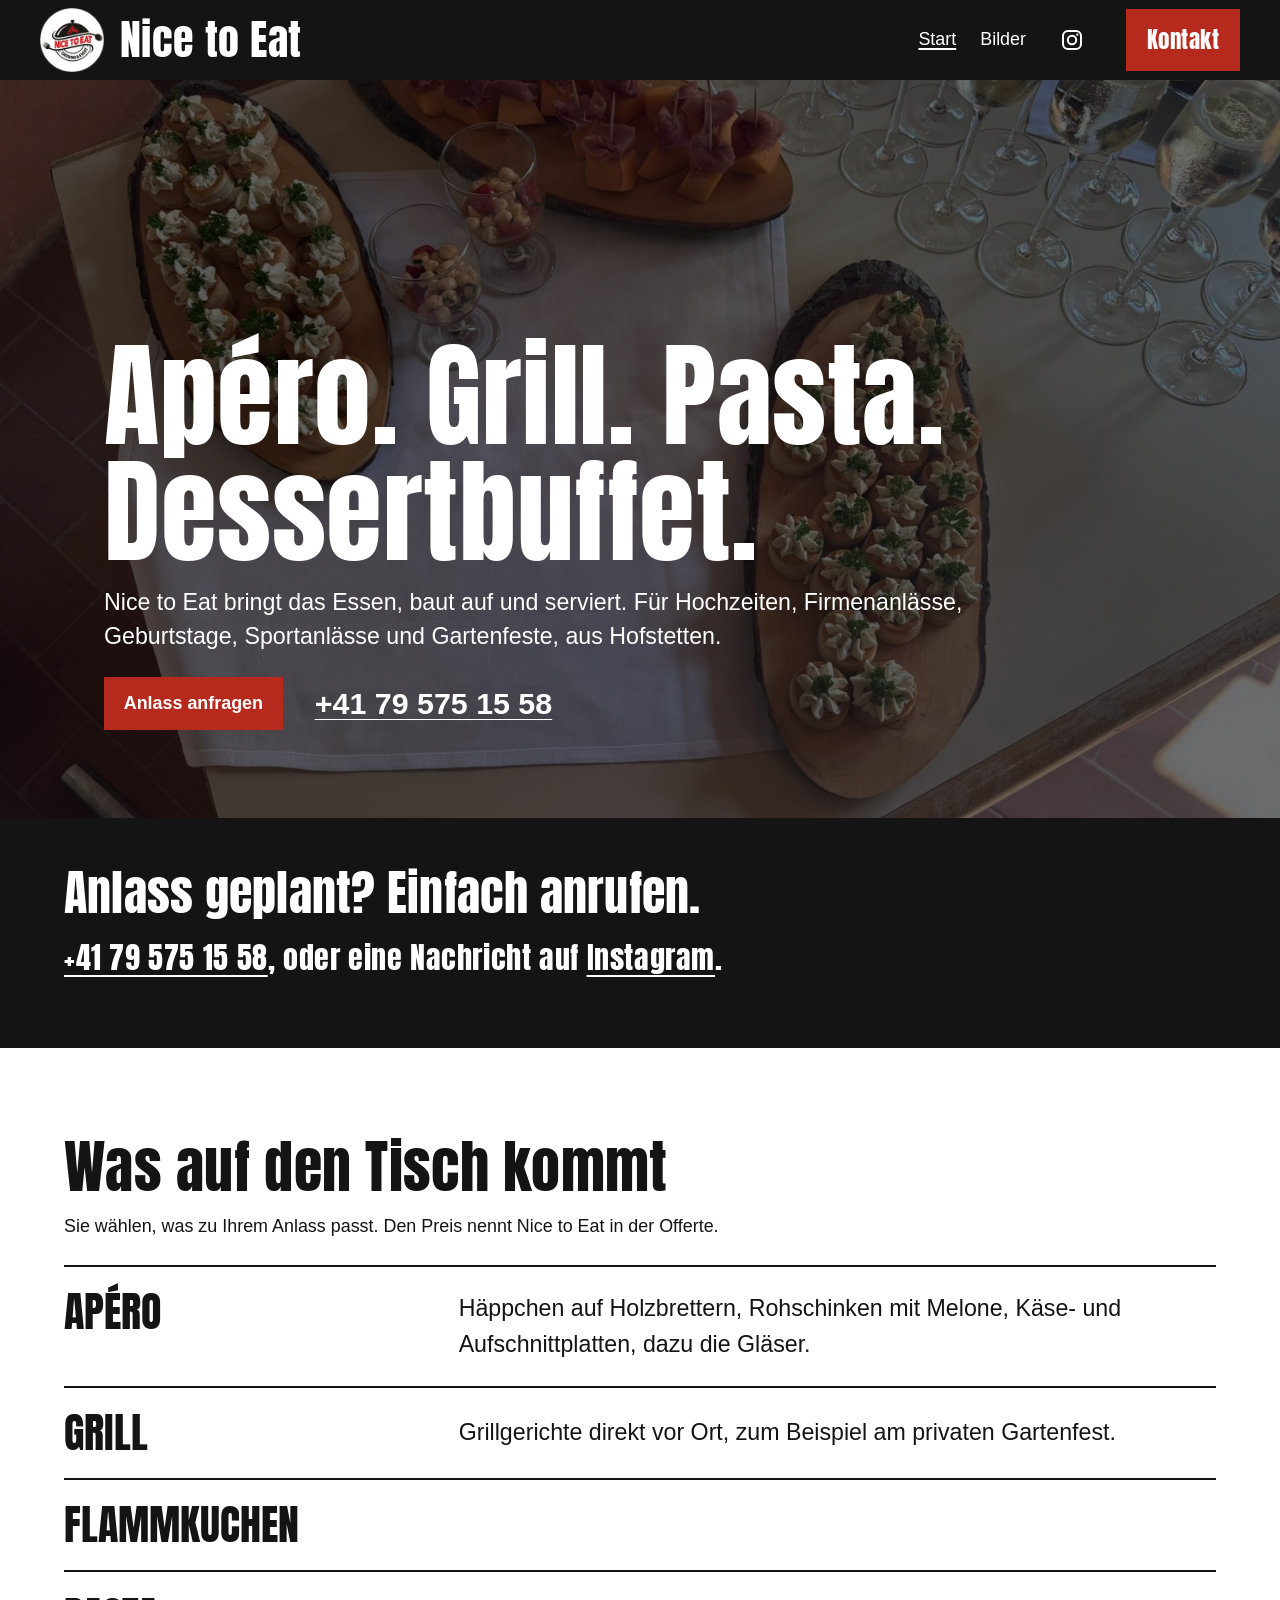
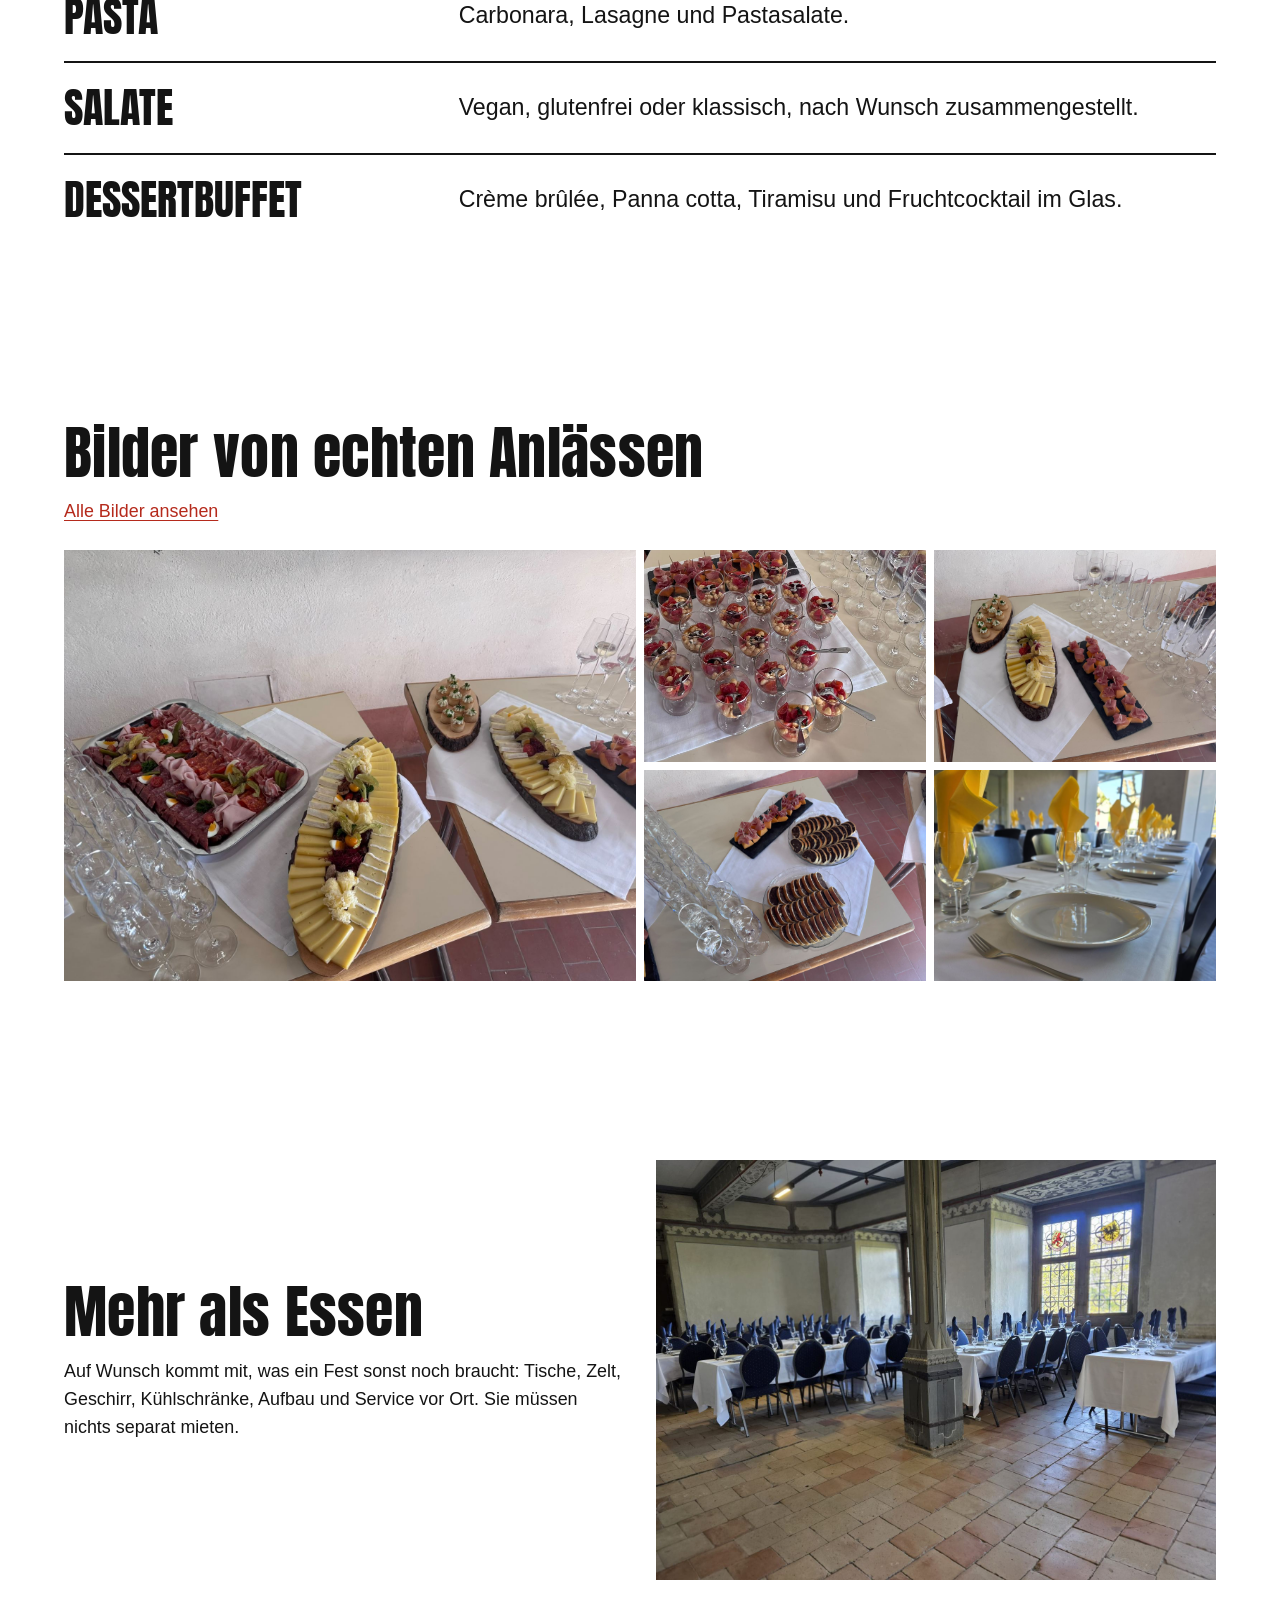
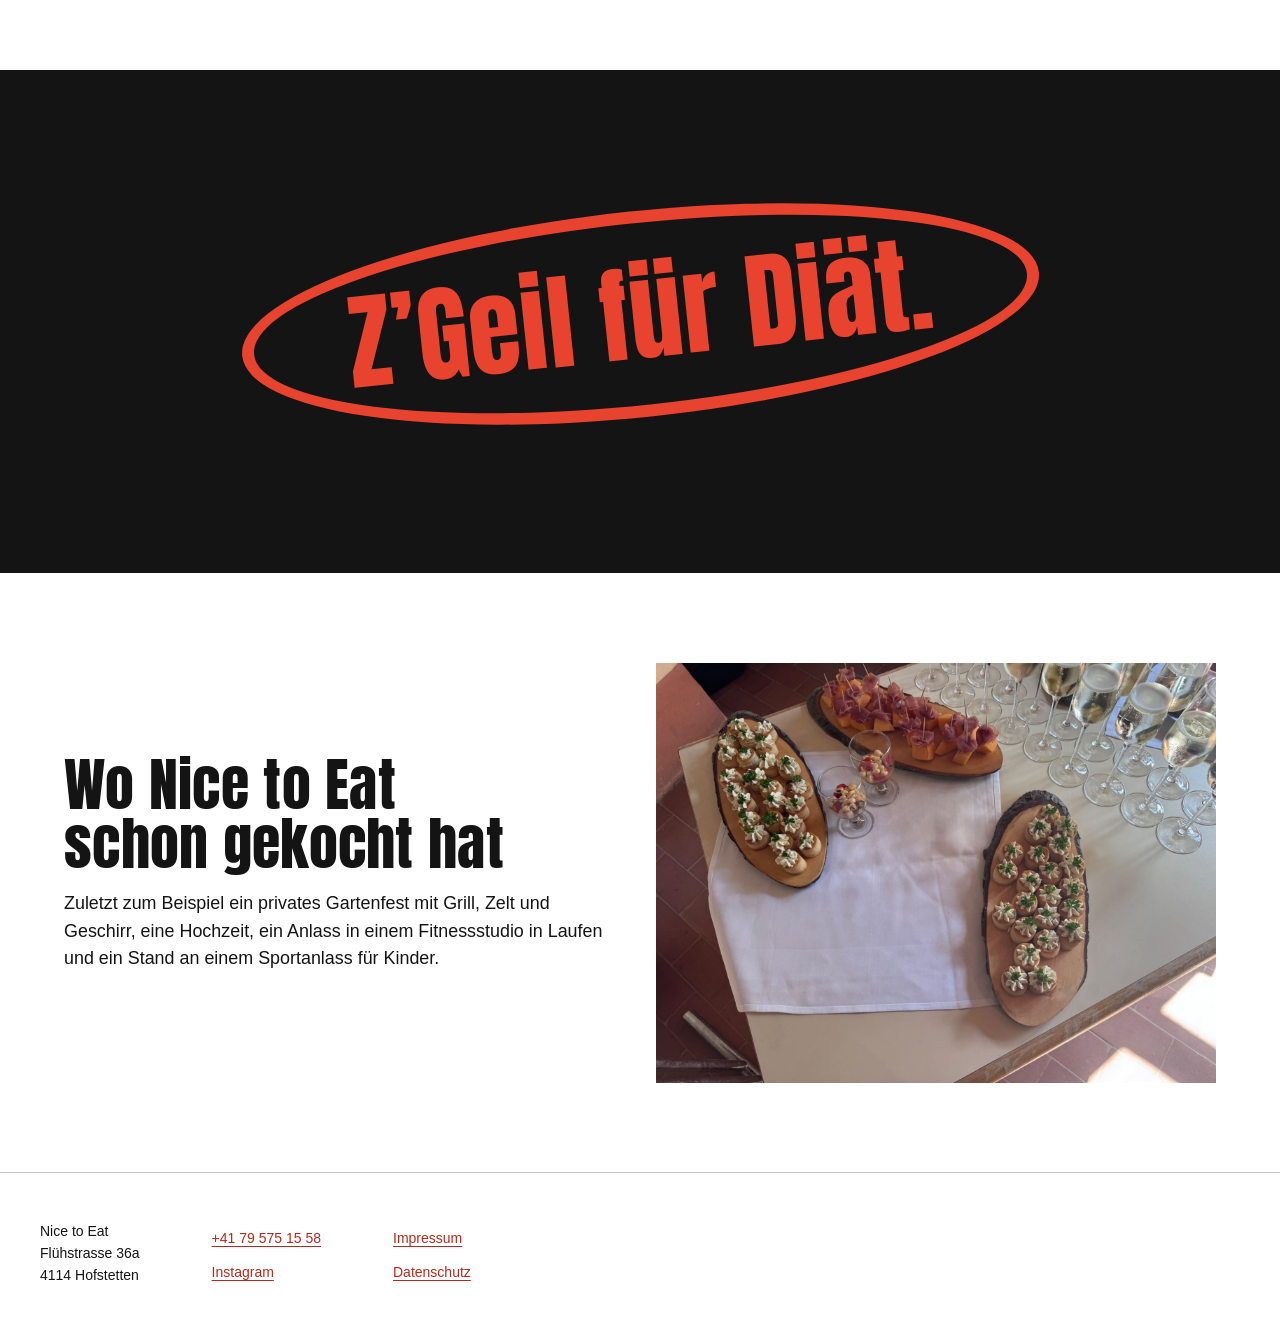
<file: index.html>
<!doctype html>
<html lang="de-CH">
<head>
<meta charset="utf-8">
<meta name="viewport" content="width=device-width, initial-scale=1">
<title>Nice to Eat – Catering aus Hofstetten</title>
<meta name="description" content="Apéro, Grill, Pasta, Salate und Dessertbuffet für Hochzeiten, Firmenanlässe und Feste. Mit Tischen, Zelt, Geschirr und Service. Aus Hofstetten.">
<meta name="robots" content="noindex, nofollow">
<link rel="canonical" href="https://www.instagram.com/nice_to_eat_catering/">
<meta property="og:type" content="website">
<meta property="og:locale" content="de_CH">
<meta property="og:title" content="Nice to Eat – Catering aus Hofstetten">
<meta property="og:description" content="Apéro, Grill, Pasta, Salate und Dessertbuffet für Hochzeiten, Firmenanlässe und Feste. Mit Tischen, Zelt, Geschirr und Service. Aus Hofstetten.">
<meta property="og:url" content="https://www.instagram.com/nice_to_eat_catering/">
<link rel="preload" href="schriften/anton-latin.woff2" as="font" type="font/woff2" crossorigin><link rel="stylesheet" href="stil.css">
<script type="application/ld+json">
{
 "@context": "https://schema.org",
 "@type": "LocalBusiness",
 "name": "Nice to Eat",
 "url": "https://nice-to-eat-catering.invalid/",
 "telephone": "+41 79 575 15 58",
 "address": {
  "@type": "PostalAddress",
  "addressCountry": "CH",
  "streetAddress": "Flühstrasse 36a",
  "postalCode": "4114",
  "addressLocality": "Hofstetten",
  "addressRegion": "SO"
 }
}
</script>
</head>
<body>
<a class="skip" href="#inhalt">Zum Inhalt</a>
<header class="kopf">
<a class="marke" href="index.html"><img src="bilder/logo.png" alt="" width="300" height="300" loading="eager" decoding="async"><span>Nice to Eat</span></a>
<nav aria-label="Hauptnavigation"><ul><li><a href="index.html" aria-current="page">Start</a></li><li><a href="bilder.html">Bilder</a></li><li><a class="social" href="https://www.instagram.com/nice_to_eat_catering/" rel="noopener" target="_blank" aria-label="Instagram (öffnet neues Fenster)"><svg viewBox="0 0 24 24" width="24" height="24" aria-hidden="true" focusable="false" fill="none" stroke="currentColor" stroke-width="2"><rect x="3" y="3" width="18" height="18" rx="5"/><circle cx="12" cy="12" r="4.2"/><circle cx="17.3" cy="6.7" r="1.1" fill="currentColor" stroke="none"/></svg></a></li></ul></nav>
<a class="tel" href="kontakt.html">Kontakt</a>
</header>
<main id="inhalt">
<section class="s s--hero s--vollbild" aria-labelledby="ap-ro-grill-pasta-dessertbuffet">
<div class="hero hero--vollbild"><figure class="hero__bild"><img src="bilder/essen-apero.jpg" alt="Apéro auf Holzbrettern: Häppchen, Rohschinken mit Melone, Sektgläser" width="1600" height="1200" fetchpriority="high" decoding="async"></figure><div class="hero__text"><h1 id="ap-ro-grill-pasta-dessertbuffet">Apéro. Grill. Pasta. Dessertbuffet.</h1>
<p>Nice to Eat bringt das Essen, baut auf und serviert. Für Hochzeiten, Firmenanlässe, Geburtstage, Sportanlässe und Gartenfeste, aus Hofstetten.</p>
<p class="aktionen"><a class="knopf" href="kontakt.html">Anlass anfragen</a><a class="tel-gross" href="tel:+41795751558">+41 79 575 15 58</a></p></div></div>
</section>
<section class="s s--text s--eng s--band" aria-labelledby="anlass-geplant-einfach-anrufen">
<h2 id="anlass-geplant-einfach-anrufen">Anlass geplant? Einfach anrufen.</h2>
<p><a href="tel:+41795751558">+41 79 575 15 58</a>, oder eine Nachricht auf <a href="https://www.instagram.com/nice_to_eat_catering/">Instagram</a>.</p>
</section>
<section class="s s--leistungen" aria-labelledby="was-auf-den-tisch-kommt">
<h2 id="was-auf-den-tisch-kommt">Was auf den Tisch kommt</h2>
<p>Sie wählen, was zu Ihrem Anlass passt. Den Preis nennt Nice to Eat in der Offerte.</p><dl class="leistungen"><div class="leistung"><dt>Apéro</dt><dd>Häppchen auf Holzbrettern, Rohschinken mit Melone, Käse- und Aufschnittplatten, dazu die Gläser.</dd><dd class="preis"></dd></div><div class="leistung"><dt>Grill</dt><dd>Grillgerichte direkt vor Ort, zum Beispiel am privaten Gartenfest.</dd><dd class="preis"></dd></div><div class="leistung"><dt>Flammkuchen</dt><dd></dd><dd class="preis"></dd></div><div class="leistung"><dt>Pasta</dt><dd>Carbonara, Lasagne und Pastasalate.</dd><dd class="preis"></dd></div><div class="leistung"><dt>Salate</dt><dd>Vegan, glutenfrei oder klassisch, nach Wunsch zusammengestellt.</dd><dd class="preis"></dd></div><div class="leistung"><dt>Dessertbuffet</dt><dd>Crème brûlée, Panna cotta, Tiramisu und Fruchtcocktail im Glas.</dd><dd class="preis"></dd></div></dl>
</section>
<section class="s s--galerie" aria-labelledby="bilder-von-echten-anlaessen">
<h2 id="bilder-von-echten-anlaessen">Bilder von echten Anlässen</h2>
<p><a href="bilder.html">Alle Bilder ansehen</a></p><div class="galerie"><figure><a class="galerie__gross" href="bilder/essen-platten.jpg" aria-label="Bild gross anzeigen: Aufschnittplatte und Käseplatte auf Holzbrett, daneben Gläser"><img src="bilder/essen-platten.jpg" alt="Aufschnittplatte und Käseplatte auf Holzbrett, daneben Gläser" width="1600" height="1200" loading="lazy" decoding="async"></a></figure><figure><a class="galerie__gross" href="bilder/dessert-glaeser.jpg" aria-label="Bild gross anzeigen: Fruchtcocktail in Dessertgläsern auf weissem Tischtuch"><img src="bilder/dessert-glaeser.jpg" alt="Fruchtcocktail in Dessertgläsern auf weissem Tischtuch" width="1086" height="953" loading="lazy" decoding="async"></a></figure><figure><a class="galerie__gross" href="bilder/essen-kaese-melone.jpg" aria-label="Bild gross anzeigen: Käseplatte und Rohschinken mit Melone auf Schieferplatte"><img src="bilder/essen-kaese-melone.jpg" alt="Käseplatte und Rohschinken mit Melone auf Schieferplatte" width="1600" height="1363" loading="lazy" decoding="async"></a></figure><figure><a class="galerie__gross" href="bilder/essen-gebaeck.jpg" aria-label="Bild gross anzeigen: Gebäckschnecken auf Glastellern und Rohschinken mit Melone"><img src="bilder/essen-gebaeck.jpg" alt="Gebäckschnecken auf Glastellern und Rohschinken mit Melone" width="1600" height="1200" loading="lazy" decoding="async"></a></figure><figure><a class="galerie__gross" href="bilder/tisch-gelb.jpg" aria-label="Bild gross anzeigen: Lange gedeckte Tafel mit gelben Servietten vor einer Fensterfront"><img src="bilder/tisch-gelb.jpg" alt="Lange gedeckte Tafel mit gelben Servietten vor einer Fensterfront" width="1200" height="1600" loading="lazy" decoding="async"></a></figure></div>
</section>
<section class="s s--text" aria-labelledby="mehr-als-essen">
<div class="mit-bild"><div><h2 id="mehr-als-essen">Mehr als Essen</h2>
<p>Auf Wunsch kommt mit, was ein Fest sonst noch braucht: Tische, Zelt, Geschirr, Kühlschränke, Aufbau und Service vor Ort. Sie müssen nichts separat mieten.</p></div><figure><img src="bilder/tisch-saal.jpg" alt="Gedeckter Saal mit weissen Tischtüchern, blauen Stühlen und Buntglasfenstern" width="1600" height="1200" loading="lazy" decoding="async"></figure></div>
</section>
<section class="s s--text s--weit s--laut" aria-labelledby="z-geil-fuer-diaet">
<h2 id="z-geil-fuer-diaet">Z’Geil für Diät.</h2>
</section>
<section class="s s--text" aria-labelledby="wo-nice-to-eat-schon-gekocht-hat">
<div class="mit-bild"><div><h2 id="wo-nice-to-eat-schon-gekocht-hat">Wo Nice to Eat schon gekocht hat</h2>
<p>Zuletzt zum Beispiel ein privates Gartenfest mit Grill, Zelt und Geschirr, eine Hochzeit, ein Anlass in einem Fitnessstudio in Laufen und ein Stand an einem Sportanlass für Kinder.</p></div><figure><img src="bilder/essen-apero.jpg" alt="Apéro auf Holzbrettern: Häppchen, Rohschinken mit Melone, Sektgläser" width="1600" height="1200" loading="lazy" decoding="async"></figure></div>
</section>
</main>
<footer class="fuss">
<address>Nice to Eat<br>Flühstrasse 36a<br>4114 Hofstetten</address>
<ul><li><a href="tel:+41795751558">+41 79 575 15 58</a></li><li><a href="https://www.instagram.com/nice_to_eat_catering/" rel="noopener" target="_blank">Instagram</a></li></ul>
<ul><li><a href="impressum.html">Impressum</a></li><li><a href="datenschutz.html">Datenschutz</a></li></ul>
</footer>
</body>
</html>
</file>
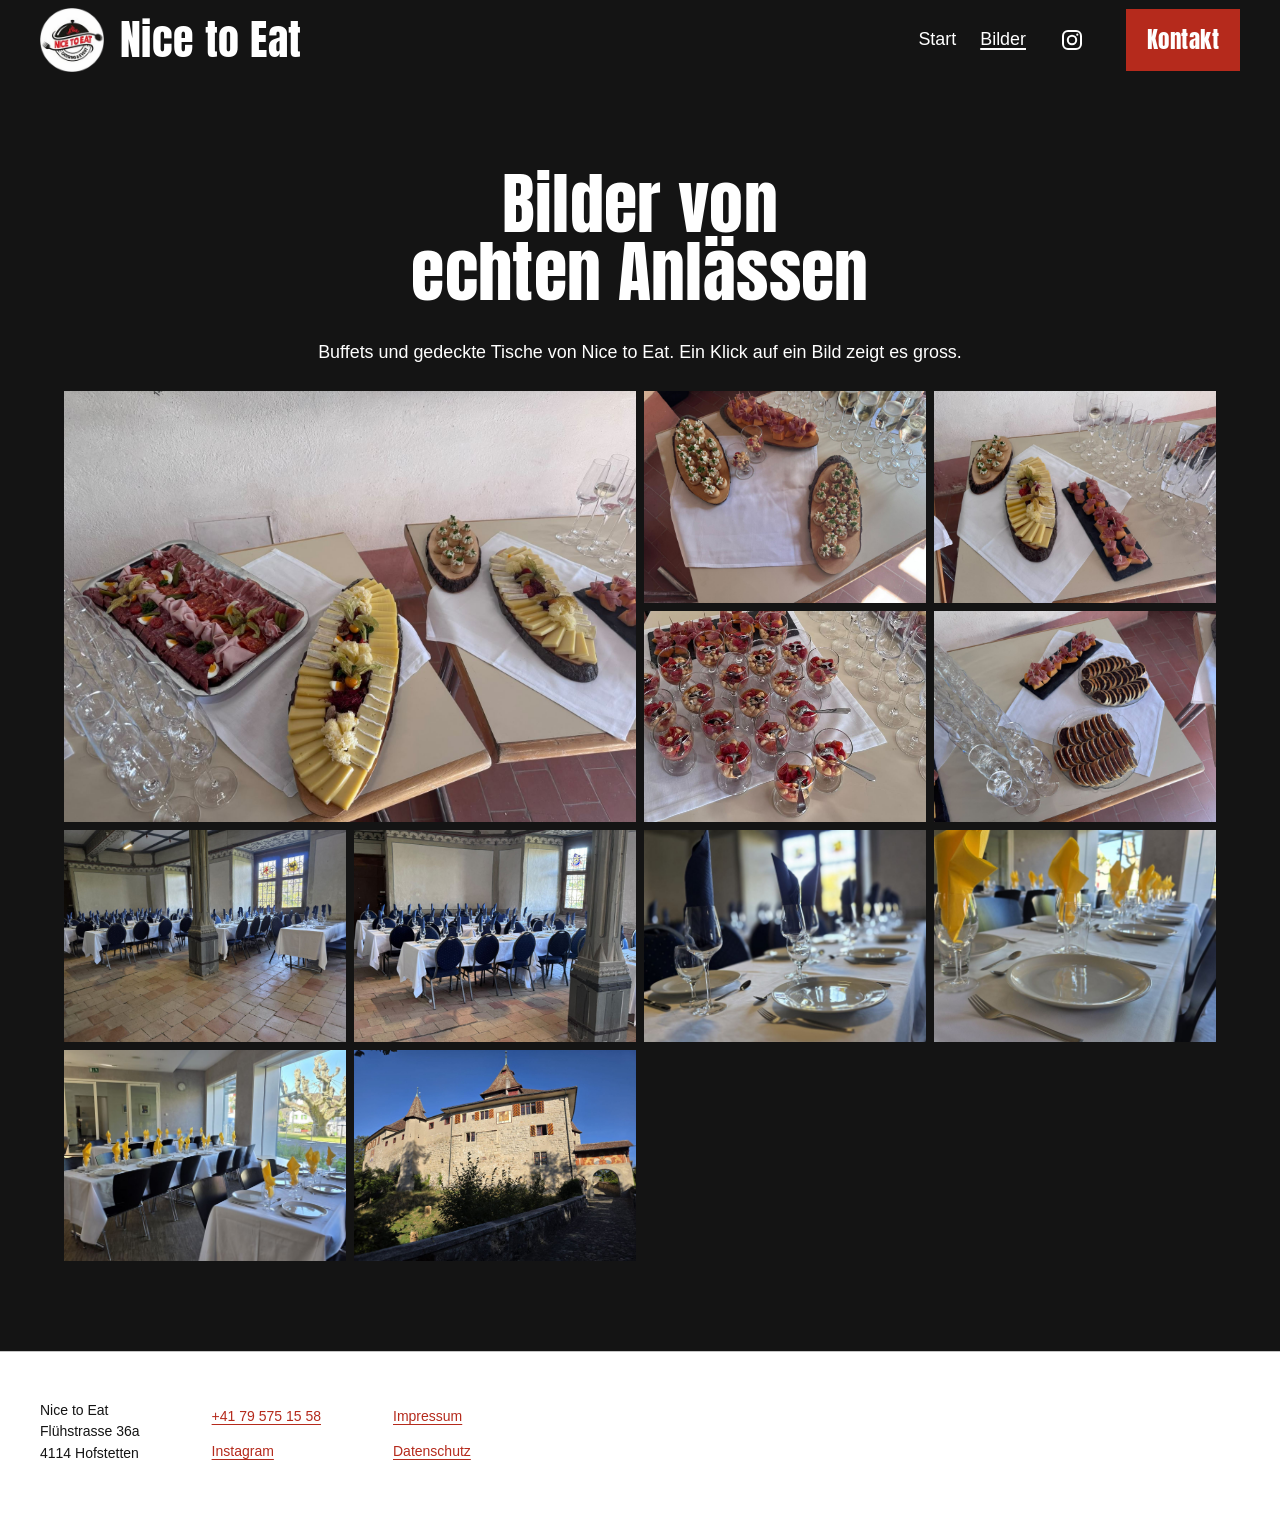
<file: bilder.html>
<!doctype html>
<html lang="de-CH">
<head>
<meta charset="utf-8">
<meta name="viewport" content="width=device-width, initial-scale=1">
<title>Bilder – Nice to Eat, Catering aus Hofstetten</title>
<meta name="description" content="Buffets, gedeckte Tische und der Stand von Nice to Eat: Bilder von echten Anlässen. Aus Hofstetten.">
<meta name="robots" content="noindex, nofollow">
<link rel="canonical" href="https://www.instagram.com/nice_to_eat_catering/">
<meta property="og:type" content="website">
<meta property="og:locale" content="de_CH">
<meta property="og:title" content="Bilder – Nice to Eat, Catering aus Hofstetten">
<meta property="og:description" content="Buffets, gedeckte Tische und der Stand von Nice to Eat: Bilder von echten Anlässen. Aus Hofstetten.">
<meta property="og:url" content="https://www.instagram.com/nice_to_eat_catering/">
<link rel="preload" href="schriften/anton-latin.woff2" as="font" type="font/woff2" crossorigin><link rel="stylesheet" href="stil.css">
</head>
<body>
<a class="skip" href="#inhalt">Zum Inhalt</a>
<header class="kopf">
<a class="marke" href="index.html"><img src="bilder/logo.png" alt="" width="300" height="300" loading="eager" decoding="async"><span>Nice to Eat</span></a>
<nav aria-label="Hauptnavigation"><ul><li><a href="index.html">Start</a></li><li><a href="bilder.html" aria-current="page">Bilder</a></li><li><a class="social" href="https://www.instagram.com/nice_to_eat_catering/" rel="noopener" target="_blank" aria-label="Instagram (öffnet neues Fenster)"><svg viewBox="0 0 24 24" width="24" height="24" aria-hidden="true" focusable="false" fill="none" stroke="currentColor" stroke-width="2"><rect x="3" y="3" width="18" height="18" rx="5"/><circle cx="12" cy="12" r="4.2"/><circle cx="17.3" cy="6.7" r="1.1" fill="currentColor" stroke="none"/></svg></a></li></ul></nav>
<a class="tel" href="kontakt.html">Kontakt</a>
</header>
<main id="inhalt">
<section class="s s--galerie s--laut" aria-labelledby="bilder-von-echten-anlaessen">
<h1 id="bilder-von-echten-anlaessen">Bilder von echten Anlässen</h1>
<p>Buffets und gedeckte Tische von Nice to Eat. Ein Klick auf ein Bild zeigt es gross.</p><div class="galerie"><figure><a class="galerie__gross" href="bilder/essen-platten.jpg" aria-label="Bild gross anzeigen: Aufschnittplatte und Käseplatte auf Holzbrett, daneben Gläser"><img src="bilder/essen-platten.jpg" alt="Aufschnittplatte und Käseplatte auf Holzbrett, daneben Gläser" width="1600" height="1200" loading="lazy" decoding="async"></a></figure><figure><a class="galerie__gross" href="bilder/essen-apero.jpg" aria-label="Bild gross anzeigen: Apéro auf Holzbrettern: Häppchen, Rohschinken mit Melone, Sektgläser"><img src="bilder/essen-apero.jpg" alt="Apéro auf Holzbrettern: Häppchen, Rohschinken mit Melone, Sektgläser" width="1600" height="1200" loading="lazy" decoding="async"></a></figure><figure><a class="galerie__gross" href="bilder/essen-kaese-melone.jpg" aria-label="Bild gross anzeigen: Käseplatte und Rohschinken mit Melone auf Schieferplatte"><img src="bilder/essen-kaese-melone.jpg" alt="Käseplatte und Rohschinken mit Melone auf Schieferplatte" width="1600" height="1363" loading="lazy" decoding="async"></a></figure><figure><a class="galerie__gross" href="bilder/dessert-glaeser.jpg" aria-label="Bild gross anzeigen: Fruchtcocktail in Dessertgläsern auf weissem Tischtuch"><img src="bilder/dessert-glaeser.jpg" alt="Fruchtcocktail in Dessertgläsern auf weissem Tischtuch" width="1086" height="953" loading="lazy" decoding="async"></a></figure><figure><a class="galerie__gross" href="bilder/essen-gebaeck.jpg" aria-label="Bild gross anzeigen: Gebäckschnecken auf Glastellern und Rohschinken mit Melone"><img src="bilder/essen-gebaeck.jpg" alt="Gebäckschnecken auf Glastellern und Rohschinken mit Melone" width="1600" height="1200" loading="lazy" decoding="async"></a></figure><figure><a class="galerie__gross" href="bilder/tisch-saal.jpg" aria-label="Bild gross anzeigen: Gedeckter Saal mit weissen Tischtüchern, blauen Stühlen und Buntglasfenstern"><img src="bilder/tisch-saal.jpg" alt="Gedeckter Saal mit weissen Tischtüchern, blauen Stühlen und Buntglasfenstern" width="1600" height="1200" loading="lazy" decoding="async"></a></figure><figure><a class="galerie__gross" href="bilder/saal-reihen.jpg" aria-label="Bild gross anzeigen: Saal mit gedeckten Tischreihen und Buntglasfenstern"><img src="bilder/saal-reihen.jpg" alt="Saal mit gedeckten Tischreihen und Buntglasfenstern" width="1600" height="1200" loading="lazy" decoding="async"></a></figure><figure><a class="galerie__gross" href="bilder/tisch-detail.jpg" aria-label="Bild gross anzeigen: Gedeckter Tisch mit Tellern, Gläsern und blauer Serviette"><img src="bilder/tisch-detail.jpg" alt="Gedeckter Tisch mit Tellern, Gläsern und blauer Serviette" width="1200" height="1600" loading="lazy" decoding="async"></a></figure><figure><a class="galerie__gross" href="bilder/tisch-gelb.jpg" aria-label="Bild gross anzeigen: Lange gedeckte Tafel mit gelben Servietten vor einer Fensterfront"><img src="bilder/tisch-gelb.jpg" alt="Lange gedeckte Tafel mit gelben Servietten vor einer Fensterfront" width="1200" height="1600" loading="lazy" decoding="async"></a></figure><figure><a class="galerie__gross" href="bilder/tisch-gelb-2.jpg" aria-label="Bild gross anzeigen: Gedeckte Tische mit gelben Servietten in einem hellen Raum"><img src="bilder/tisch-gelb-2.jpg" alt="Gedeckte Tische mit gelben Servietten in einem hellen Raum" width="1200" height="1600" loading="lazy" decoding="async"></a></figure><figure><a class="galerie__gross" href="bilder/schloss.jpg" aria-label="Bild gross anzeigen: Schloss mit Steinmauern und Türmchen an einem sonnigen Tag"><img src="bilder/schloss.jpg" alt="Schloss mit Steinmauern und Türmchen an einem sonnigen Tag" width="1600" height="1200" loading="lazy" decoding="async"></a></figure></div>
</section>
</main>
<footer class="fuss">
<address>Nice to Eat<br>Flühstrasse 36a<br>4114 Hofstetten</address>
<ul><li><a href="tel:+41795751558">+41 79 575 15 58</a></li><li><a href="https://www.instagram.com/nice_to_eat_catering/" rel="noopener" target="_blank">Instagram</a></li></ul>
<ul><li><a href="impressum.html">Impressum</a></li><li><a href="datenschutz.html">Datenschutz</a></li></ul>
</footer>
</body>
</html>
</file>
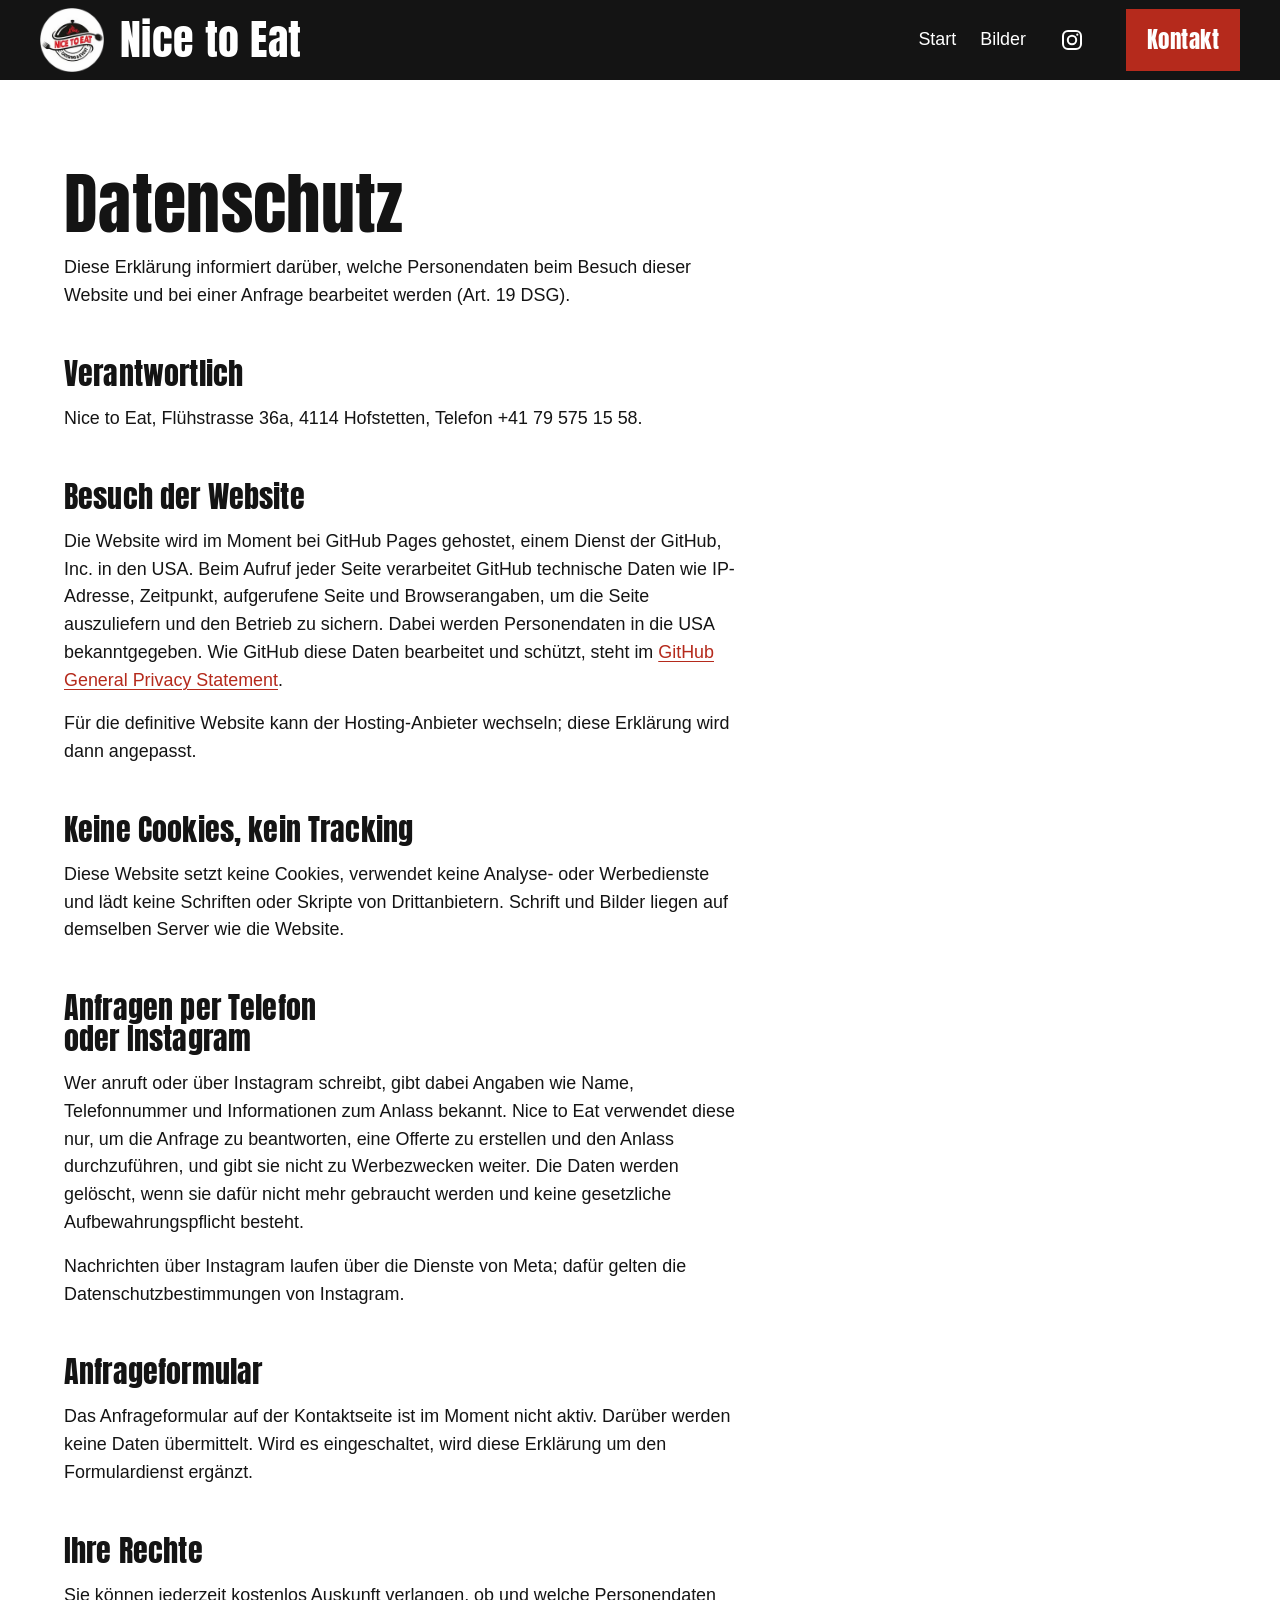
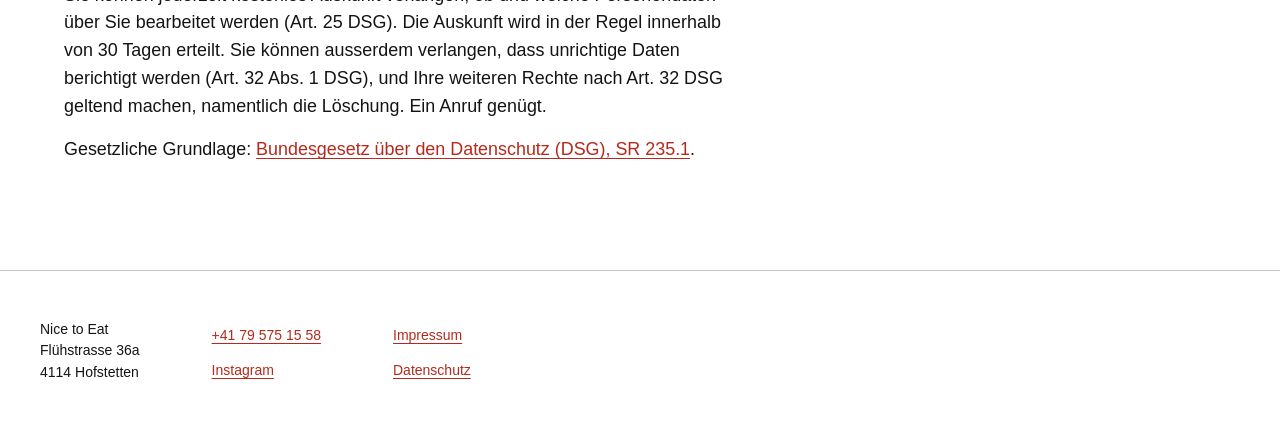
<file: datenschutz.html>
<!doctype html>
<html lang="de-CH">
<head>
<meta charset="utf-8">
<meta name="viewport" content="width=device-width, initial-scale=1">
<title>Datenschutz – Nice to Eat</title>
<meta name="description" content="Wie Nice to Eat mit Personendaten auf dieser Website umgeht.">
<meta name="robots" content="noindex, nofollow">
<link rel="canonical" href="https://www.instagram.com/nice_to_eat_catering/">
<meta property="og:type" content="website">
<meta property="og:locale" content="de_CH">
<meta property="og:title" content="Datenschutz – Nice to Eat">
<meta property="og:description" content="Wie Nice to Eat mit Personendaten auf dieser Website umgeht.">
<meta property="og:url" content="https://www.instagram.com/nice_to_eat_catering/">
<link rel="preload" href="schriften/anton-latin.woff2" as="font" type="font/woff2" crossorigin><link rel="stylesheet" href="stil.css">
</head>
<body data-rechtstext>
<a class="skip" href="#inhalt">Zum Inhalt</a>
<header class="kopf">
<a class="marke" href="index.html"><img src="bilder/logo.png" alt="" width="300" height="300" loading="eager" decoding="async"><span>Nice to Eat</span></a>
<nav aria-label="Hauptnavigation"><ul><li><a href="index.html">Start</a></li><li><a href="bilder.html">Bilder</a></li><li><a class="social" href="https://www.instagram.com/nice_to_eat_catering/" rel="noopener" target="_blank" aria-label="Instagram (öffnet neues Fenster)"><svg viewBox="0 0 24 24" width="24" height="24" aria-hidden="true" focusable="false" fill="none" stroke="currentColor" stroke-width="2"><rect x="3" y="3" width="18" height="18" rx="5"/><circle cx="12" cy="12" r="4.2"/><circle cx="17.3" cy="6.7" r="1.1" fill="currentColor" stroke="none"/></svg></a></li></ul></nav>
<a class="tel" href="kontakt.html">Kontakt</a>
</header>
<main id="inhalt">
<section class="s">
<h1 id="datenschutz">Datenschutz</h1>
<p>Diese Erklärung informiert darüber, welche Personendaten beim Besuch dieser Website und bei einer Anfrage bearbeitet werden (Art. 19 DSG).</p>
<h2 id="verantwortlich">Verantwortlich</h2>
<p>Nice to Eat, Flühstrasse 36a, 4114 Hofstetten, Telefon +41 79 575 15 58.</p>
<h2 id="besuch-der-website">Besuch der Website</h2>
<p>Die Website wird im Moment bei GitHub Pages gehostet, einem Dienst der GitHub, Inc. in den USA. Beim Aufruf jeder Seite verarbeitet GitHub technische Daten wie IP-Adresse, Zeitpunkt, aufgerufene Seite und Browserangaben, um die Seite auszuliefern und den Betrieb zu sichern. Dabei werden Personendaten in die USA bekanntgegeben. Wie GitHub diese Daten bearbeitet und schützt, steht im <a href="https://docs.github.com/de/site-policy/privacy-policies/github-general-privacy-statement">GitHub General Privacy Statement</a>.</p>
<p>Für die definitive Website kann der Hosting-Anbieter wechseln; diese Erklärung wird dann angepasst.</p>
<h2 id="keine-cookies-kein-tracking">Keine Cookies, kein Tracking</h2>
<p>Diese Website setzt keine Cookies, verwendet keine Analyse- oder Werbedienste und lädt keine Schriften oder Skripte von Drittanbietern. Schrift und Bilder liegen auf demselben Server wie die Website.</p>
<h2 id="anfragen-per-telefon-oder-instagram">Anfragen per Telefon oder Instagram</h2>
<p>Wer anruft oder über Instagram schreibt, gibt dabei Angaben wie Name, Telefonnummer und Informationen zum Anlass bekannt. Nice to Eat verwendet diese nur, um die Anfrage zu beantworten, eine Offerte zu erstellen und den Anlass durchzuführen, und gibt sie nicht zu Werbezwecken weiter. Die Daten werden gelöscht, wenn sie dafür nicht mehr gebraucht werden und keine gesetzliche Aufbewahrungspflicht besteht.</p>
<p>Nachrichten über Instagram laufen über die Dienste von Meta; dafür gelten die Datenschutzbestimmungen von Instagram.</p>
<h2 id="anfrageformular">Anfrageformular</h2>
<p>Das Anfrageformular auf der Kontaktseite ist im Moment nicht aktiv. Darüber werden keine Daten übermittelt. Wird es eingeschaltet, wird diese Erklärung um den Formulardienst ergänzt.</p>
<h2 id="ihre-rechte">Ihre Rechte</h2>
<p>Sie können jederzeit kostenlos Auskunft verlangen, ob und welche Personendaten über Sie bearbeitet werden (Art. 25 DSG). Die Auskunft wird in der Regel innerhalb von 30 Tagen erteilt. Sie können ausserdem verlangen, dass unrichtige Daten berichtigt werden (Art. 32 Abs. 1 DSG), und Ihre weiteren Rechte nach Art. 32 DSG geltend machen, namentlich die Löschung. Ein Anruf genügt.</p>
<p>Gesetzliche Grundlage: <a href="https://www.fedlex.admin.ch/eli/cc/2022/491/de">Bundesgesetz über den Datenschutz (DSG), SR 235.1</a>.</p>
</section>
</main>
<footer class="fuss">
<address>Nice to Eat<br>Flühstrasse 36a<br>4114 Hofstetten</address>
<ul><li><a href="tel:+41795751558">+41 79 575 15 58</a></li><li><a href="https://www.instagram.com/nice_to_eat_catering/" rel="noopener" target="_blank">Instagram</a></li></ul>
<ul><li><a href="impressum.html">Impressum</a></li><li><a href="datenschutz.html">Datenschutz</a></li></ul>
</footer>
</body>
</html>
</file>
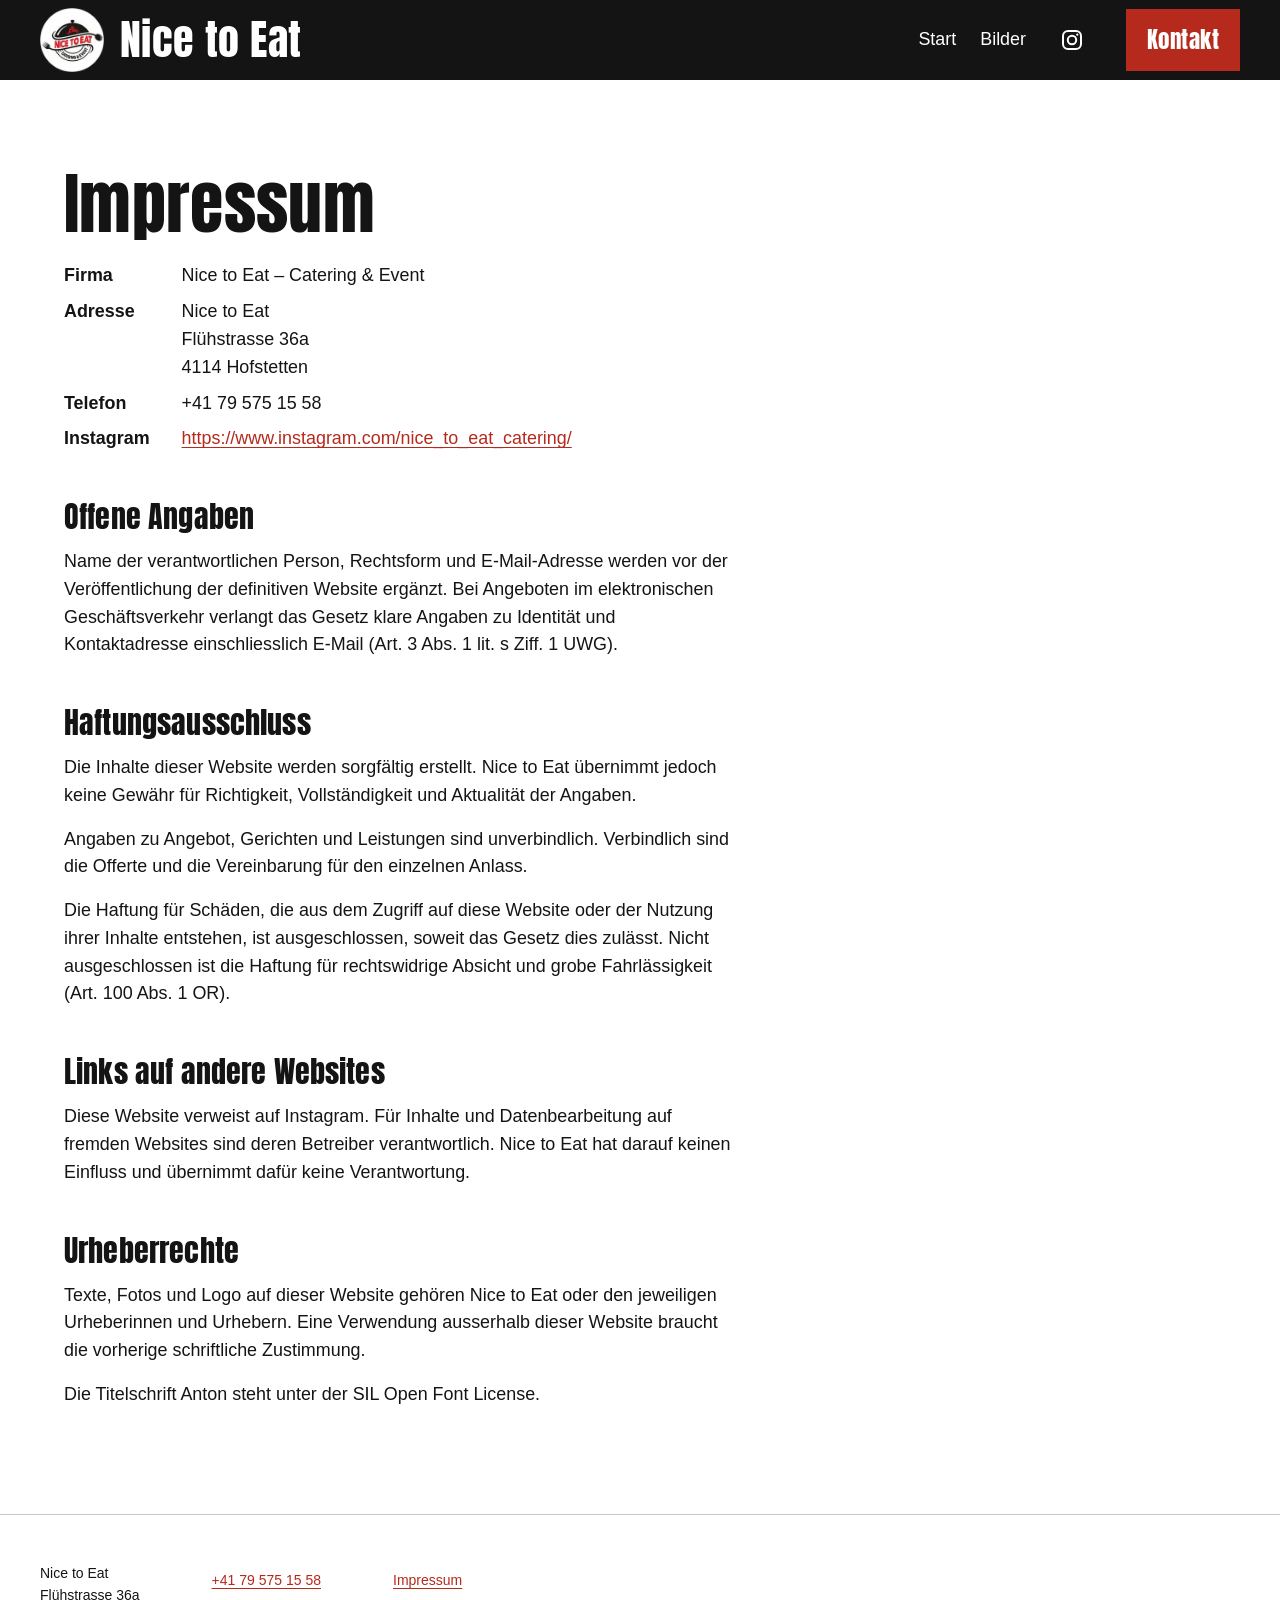
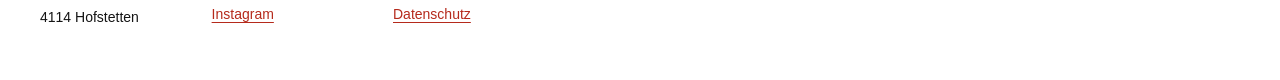
<file: impressum.html>
<!doctype html>
<html lang="de-CH">
<head>
<meta charset="utf-8">
<meta name="viewport" content="width=device-width, initial-scale=1">
<title>Impressum – Nice to Eat</title>
<meta name="description" content="Anbieterangaben von Nice to Eat, Hofstetten.">
<meta name="robots" content="noindex, nofollow">
<link rel="canonical" href="https://www.instagram.com/nice_to_eat_catering/">
<meta property="og:type" content="website">
<meta property="og:locale" content="de_CH">
<meta property="og:title" content="Impressum – Nice to Eat">
<meta property="og:description" content="Anbieterangaben von Nice to Eat, Hofstetten.">
<meta property="og:url" content="https://www.instagram.com/nice_to_eat_catering/">
<link rel="preload" href="schriften/anton-latin.woff2" as="font" type="font/woff2" crossorigin><link rel="stylesheet" href="stil.css">
</head>
<body data-rechtstext>
<a class="skip" href="#inhalt">Zum Inhalt</a>
<header class="kopf">
<a class="marke" href="index.html"><img src="bilder/logo.png" alt="" width="300" height="300" loading="eager" decoding="async"><span>Nice to Eat</span></a>
<nav aria-label="Hauptnavigation"><ul><li><a href="index.html">Start</a></li><li><a href="bilder.html">Bilder</a></li><li><a class="social" href="https://www.instagram.com/nice_to_eat_catering/" rel="noopener" target="_blank" aria-label="Instagram (öffnet neues Fenster)"><svg viewBox="0 0 24 24" width="24" height="24" aria-hidden="true" focusable="false" fill="none" stroke="currentColor" stroke-width="2"><rect x="3" y="3" width="18" height="18" rx="5"/><circle cx="12" cy="12" r="4.2"/><circle cx="17.3" cy="6.7" r="1.1" fill="currentColor" stroke="none"/></svg></a></li></ul></nav>
<a class="tel" href="kontakt.html">Kontakt</a>
</header>
<main id="inhalt">
<section class="s">
<h1 id="impressum">Impressum</h1>
<dl class="impressum"><dt>Firma</dt><dd>Nice to Eat – Catering &amp; Event</dd><dt>Adresse</dt><dd>Nice to Eat<br>Flühstrasse 36a<br>4114 Hofstetten</dd><dt>Telefon</dt><dd>+41 79 575 15 58</dd><dt>Instagram</dt><dd><a href="https://www.instagram.com/nice_to_eat_catering/" rel="noopener" target="_blank">https://www.instagram.com/nice_to_eat_catering/</a></dd></dl>
<h2 id="offene-angaben">Offene Angaben</h2>
<p>Name der verantwortlichen Person, Rechtsform und E-Mail-Adresse werden vor der Veröffentlichung der definitiven Website ergänzt. Bei Angeboten im elektronischen Geschäftsverkehr verlangt das Gesetz klare Angaben zu Identität und Kontaktadresse einschliesslich E-Mail (Art. 3 Abs. 1 lit. s Ziff. 1 UWG).</p>
<h2 id="haftungsausschluss">Haftungsausschluss</h2>
<p>Die Inhalte dieser Website werden sorgfältig erstellt. Nice to Eat übernimmt jedoch keine Gewähr für Richtigkeit, Vollständigkeit und Aktualität der Angaben.</p>
<p>Angaben zu Angebot, Gerichten und Leistungen sind unverbindlich. Verbindlich sind die Offerte und die Vereinbarung für den einzelnen Anlass.</p>
<p>Die Haftung für Schäden, die aus dem Zugriff auf diese Website oder der Nutzung ihrer Inhalte entstehen, ist ausgeschlossen, soweit das Gesetz dies zulässt. Nicht ausgeschlossen ist die Haftung für rechtswidrige Absicht und grobe Fahrlässigkeit (Art. 100 Abs. 1 OR).</p>
<h2 id="links-auf-andere-websites">Links auf andere Websites</h2>
<p>Diese Website verweist auf Instagram. Für Inhalte und Datenbearbeitung auf fremden Websites sind deren Betreiber verantwortlich. Nice to Eat hat darauf keinen Einfluss und übernimmt dafür keine Verantwortung.</p>
<h2 id="urheberrechte">Urheberrechte</h2>
<p>Texte, Fotos und Logo auf dieser Website gehören Nice to Eat oder den jeweiligen Urheberinnen und Urhebern. Eine Verwendung ausserhalb dieser Website braucht die vorherige schriftliche Zustimmung.</p>
<p>Die Titelschrift Anton steht unter der SIL Open Font License.</p>
</section>
</main>
<footer class="fuss">
<address>Nice to Eat<br>Flühstrasse 36a<br>4114 Hofstetten</address>
<ul><li><a href="tel:+41795751558">+41 79 575 15 58</a></li><li><a href="https://www.instagram.com/nice_to_eat_catering/" rel="noopener" target="_blank">Instagram</a></li></ul>
<ul><li><a href="impressum.html">Impressum</a></li><li><a href="datenschutz.html">Datenschutz</a></li></ul>
</footer>
</body>
</html>
</file>
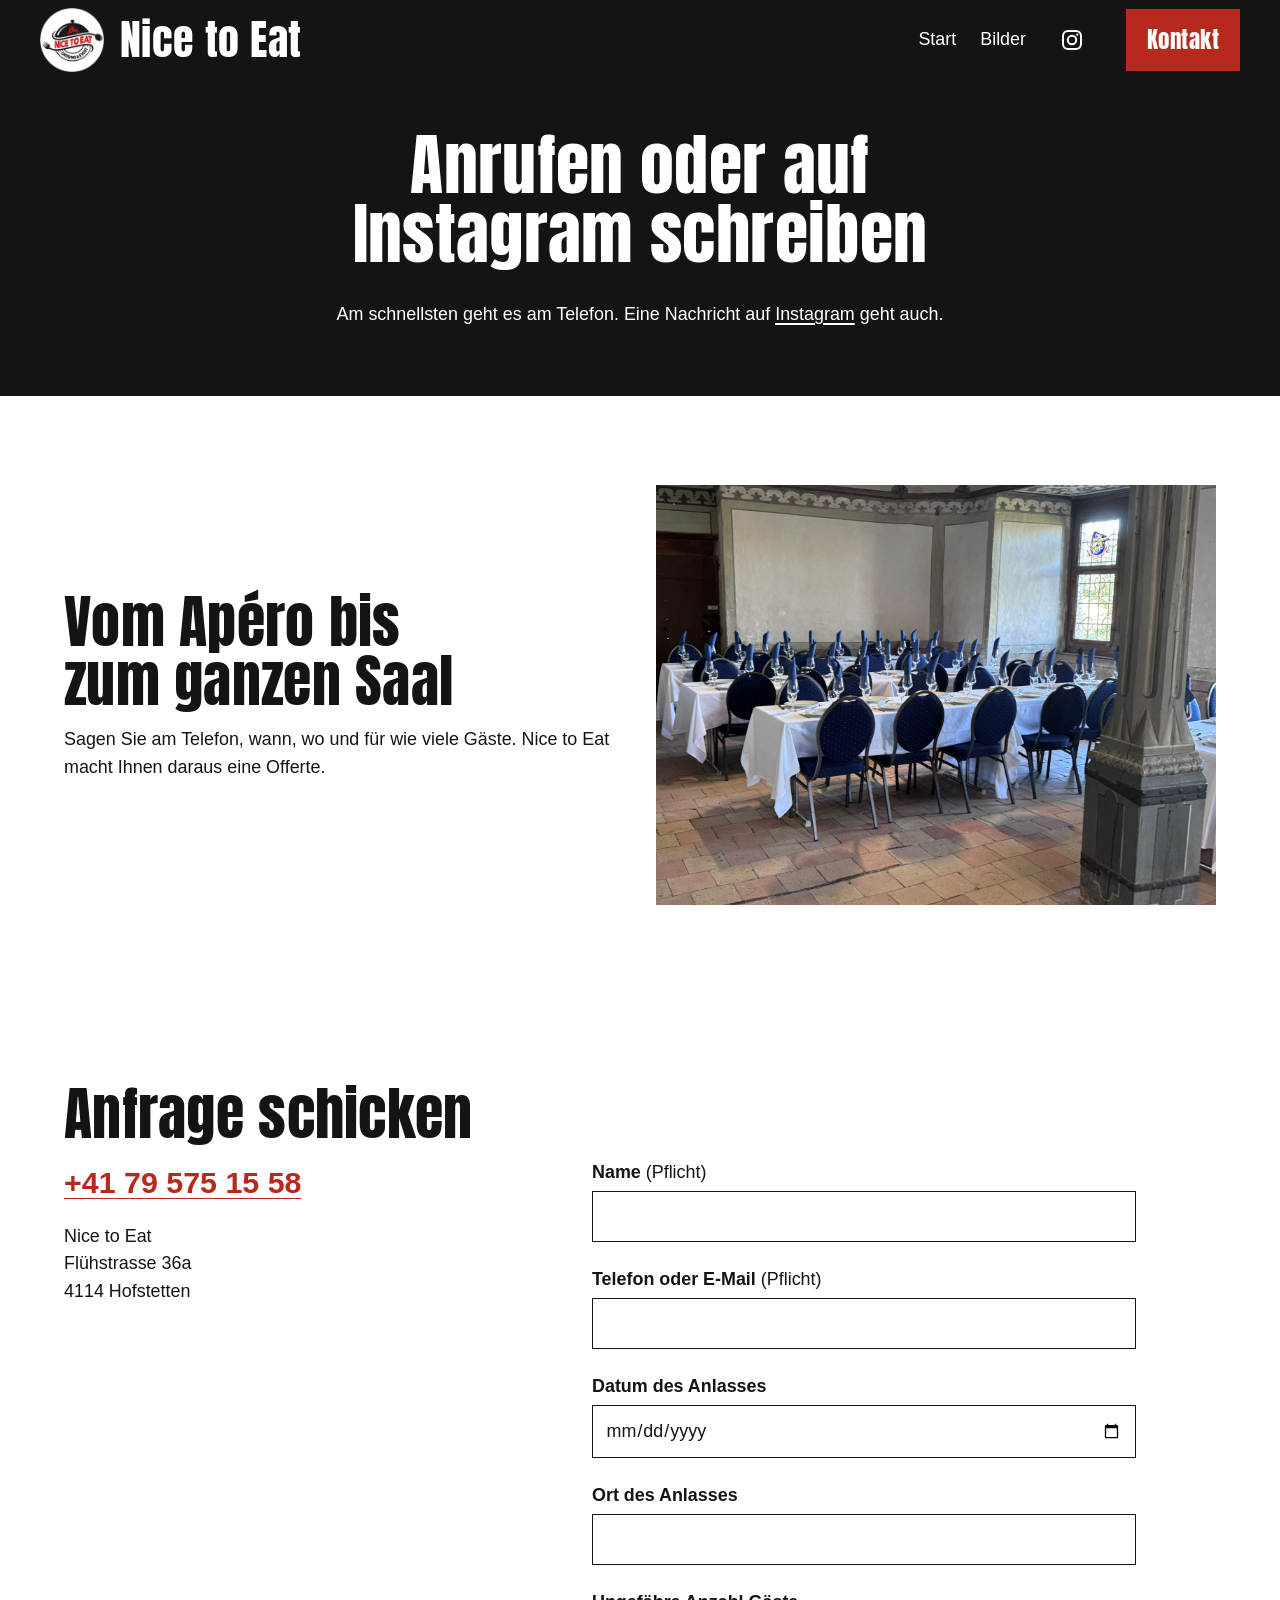
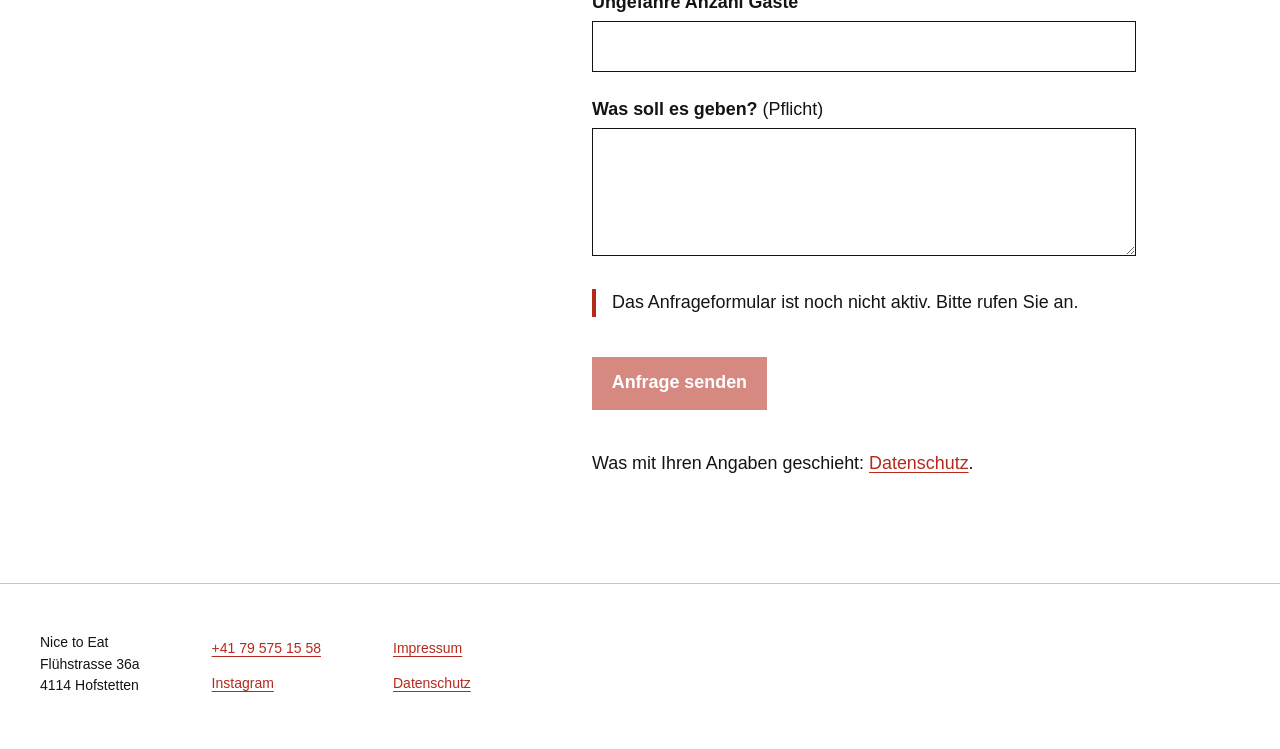
<file: kontakt.html>
<!doctype html>
<html lang="de-CH">
<head>
<meta charset="utf-8">
<meta name="viewport" content="width=device-width, initial-scale=1">
<title>Kontakt – Nice to Eat, Hofstetten</title>
<meta name="description" content="Anlass anfragen bei Nice to Eat: Telefon, Adresse in Hofstetten und Instagram.">
<meta name="robots" content="noindex, nofollow">
<link rel="canonical" href="https://www.instagram.com/nice_to_eat_catering/">
<meta property="og:type" content="website">
<meta property="og:locale" content="de_CH">
<meta property="og:title" content="Kontakt – Nice to Eat, Hofstetten">
<meta property="og:description" content="Anlass anfragen bei Nice to Eat: Telefon, Adresse in Hofstetten und Instagram.">
<meta property="og:url" content="https://www.instagram.com/nice_to_eat_catering/">
<link rel="preload" href="schriften/anton-latin.woff2" as="font" type="font/woff2" crossorigin><link rel="stylesheet" href="stil.css">
</head>
<body>
<a class="skip" href="#inhalt">Zum Inhalt</a>
<header class="kopf">
<a class="marke" href="index.html"><img src="bilder/logo.png" alt="" width="300" height="300" loading="eager" decoding="async"><span>Nice to Eat</span></a>
<nav aria-label="Hauptnavigation"><ul><li><a href="index.html">Start</a></li><li><a href="bilder.html">Bilder</a></li><li><a class="social" href="https://www.instagram.com/nice_to_eat_catering/" rel="noopener" target="_blank" aria-label="Instagram (öffnet neues Fenster)"><svg viewBox="0 0 24 24" width="24" height="24" aria-hidden="true" focusable="false" fill="none" stroke="currentColor" stroke-width="2"><rect x="3" y="3" width="18" height="18" rx="5"/><circle cx="12" cy="12" r="4.2"/><circle cx="17.3" cy="6.7" r="1.1" fill="currentColor" stroke="none"/></svg></a></li></ul></nav>
<a class="tel" href="kontakt.html" aria-current="page">Kontakt</a>
</header>
<main id="inhalt">
<section class="s s--text s--eng s--laut" aria-labelledby="anrufen-oder-auf-instagram-schreiben">
<h1 id="anrufen-oder-auf-instagram-schreiben">Anrufen oder auf Instagram schreiben</h1>
<p>Am schnellsten geht es am Telefon. Eine Nachricht auf <a href="https://www.instagram.com/nice_to_eat_catering/">Instagram</a> geht auch.</p>
</section>
<section class="s s--text" aria-labelledby="vom-ap-ro-bis-zum-ganzen-saal">
<div class="mit-bild"><div><h2 id="vom-ap-ro-bis-zum-ganzen-saal">Vom Apéro bis zum ganzen Saal</h2>
<p>Sagen Sie am Telefon, wann, wo und für wie viele Gäste. Nice to Eat macht Ihnen daraus eine Offerte.</p></div><figure><img src="bilder/saal-reihen.jpg" alt="Saal mit gedeckten Tischreihen und Buntglasfenstern" width="1600" height="1200" loading="lazy" decoding="async"></figure></div>
</section>
<section class="s s--kontakt" aria-labelledby="anfrage-schicken">
<h2 id="anfrage-schicken">Anfrage schicken</h2>
<div class="kontakt kontakt--formular"><div><address><p><a class="tel-gross" href="tel:+41795751558">+41 79 575 15 58</a></p><p>Nice to Eat<br>Flühstrasse 36a<br>4114 Hofstetten</p></address></div><div><form>
<div><label for="f-name">Name <span class="pflicht">(Pflicht)</span></label>
<input id="f-name" name="name" type="text" required autocomplete="name"></div>
<div><label for="f-kontakt">Telefon oder E-Mail <span class="pflicht">(Pflicht)</span></label>
<input id="f-kontakt" name="kontakt" type="text" required autocomplete="email"></div>
<div><label for="f-datum">Datum des Anlasses</label>
<input id="f-datum" name="datum" type="date"></div>
<div><label for="f-ort">Ort des Anlasses</label>
<input id="f-ort" name="ort" type="text"></div>
<div><label for="f-gaeste">Ungefähre Anzahl Gäste</label>
<input id="f-gaeste" name="gaeste" type="number" min="1" inputmode="numeric"></div>
<div><label for="f-anliegen">Was soll es geben? <span class="pflicht">(Pflicht)</span></label>
<textarea id="f-anliegen" name="anliegen" required></textarea></div>
<div class="falle" aria-hidden="true"><label for="f-website">Nicht ausfüllen</label><input id="f-website" name="website" tabindex="-1" autocomplete="off"></div>

<p class="vorschau-hinweis">Das Anfrageformular ist noch nicht aktiv. Bitte rufen Sie an.</p>
<p><button class="knopf" type="button" disabled aria-disabled="true">Anfrage senden</button></p>
<p>Was mit Ihren Angaben geschieht: <a href="datenschutz.html">Datenschutz</a>.</p>
</form></div></div>
</section>
</main>
<footer class="fuss">
<address>Nice to Eat<br>Flühstrasse 36a<br>4114 Hofstetten</address>
<ul><li><a href="tel:+41795751558">+41 79 575 15 58</a></li><li><a href="https://www.instagram.com/nice_to_eat_catering/" rel="noopener" target="_blank">Instagram</a></li></ul>
<ul><li><a href="impressum.html">Impressum</a></li><li><a href="datenschutz.html">Datenschutz</a></li></ul>
</footer>
</body>
</html>
</file>
<file: stil.css>
@layer basis, eigenheit;
@font-face { font-family: "Anton"; src: url("schriften/anton-latin.woff2") format("woff2"); font-weight: 400; font-style: normal; font-display: swap; }
:root {
  --grund: #ffffff;
  --text: #141414;
  --akzent: #b52a1c;
  --akzent-text: #ffffff;
  --akzent-dunkel: color-mix(in oklab, #b52a1c 82%, #000);
  --linie: color-mix(in oklab, #141414 22%, #ffffff);
  --link: #b52a1c;
  --fokus: #0b57d0;
  --schrift-titel: "Anton", Impact, "Arial Narrow", sans-serif;
  --schrift-text: "Helvetica Neue", Arial, sans-serif;
  --titel-gewicht: 400;
  --radius: 0;
  --gr--1: 0.875rem;
  --gr-0: clamp(1rem, 0.96rem + 0.2vw, 1.125rem);
  --gr-1: clamp(1.2rem, 1.1rem + 0.45vw, 1.45rem);
  --gr-2: clamp(1.44rem, 1.25rem + 0.9vw, 1.9rem);
  --gr-3: clamp(1.7rem, 1.4rem + 1.5vw, 2.6rem);
  --gr-5: clamp(2.2rem, 1.5rem + 3.4vw, 4.4rem);
  --rand: clamp(1rem, 4vw, 2.5rem);
  --breite: 72rem;
  --a-1: 0.25rem;
  --a-2: 0.5rem;
  --a-3: 1rem;
  --a-4: 1.5rem;
  --a-5: 2rem;
  --a-6: 3rem;
  --a-7: 4.5rem;
  --abstand-eng: clamp(2rem, 4vw, 3.5rem);
  --abstand-normal: clamp(3.5rem, 7vw, 6rem);
  --abstand-weit: clamp(5rem, 11vw, 10rem);
}
/* Grundgeruest jeder erzeugten Seite. Bewusst ruhig: linksbuendig, keine Karten,
   keine Schatten, keine Verlaeufe, keine Animation. Die Eigenheit eines Projekts
   kommt aus tokens (entscheide.json) und eigenheit.css, nicht von hier. */

@layer basis {
  *, *::before, *::after { box-sizing: border-box; }
  html { -webkit-text-size-adjust: 100%; }
  body {
    margin: 0;
    background: var(--grund);
    color: var(--text);
    font-family: var(--schrift-text);
    font-size: var(--gr-0);
    line-height: 1.55;
    font-variant-numeric: lining-nums;  /* Telefonnummern und Preise ohne springende Ziffern */
  }
  img { display: block; max-width: 100%; height: auto; }

  h1, h2, h3 {
    font-family: var(--schrift-titel);
    font-weight: var(--titel-gewicht);
    line-height: 1.12;
    letter-spacing: -0.012em;
    text-wrap: balance;
    margin: 0 0 var(--a-3);
  }
  h1 { font-size: var(--gr-5); line-height: 1.04; letter-spacing: -0.022em; max-width: 22ch; }
  h2 { font-size: var(--gr-3); max-width: 28ch; }
  h3 { font-size: var(--gr-1); }
  p, li, dd { max-width: 68ch; text-wrap: pretty; }
  p { margin: 0 0 var(--a-3); }
  ul { padding-left: 1.2em; }

  a { color: var(--link); text-underline-offset: 0.18em; text-decoration-thickness: 1px; }
  a:hover { text-decoration-thickness: 2px; }
  :focus-visible { outline: 3px solid var(--fokus); outline-offset: 2px; }

  .skip { position: absolute; left: var(--rand); top: -10rem; background: var(--text); color: var(--grund); padding: var(--a-2) var(--a-3); }
  .skip:focus { top: var(--a-2); }

  /* Kopf: Marke, echte Seiten, Telefon. Kein Hamburger, kein fixierter Glas-Header. */
  .kopf {
    display: flex; flex-wrap: wrap; align-items: center;
    gap: var(--a-2) var(--a-5);
    padding: var(--a-3) var(--rand);
    border-bottom: 1px solid var(--linie);
  }
  .marke { margin-right: auto; font-family: var(--schrift-titel); font-weight: var(--titel-gewicht); font-size: var(--gr-1); color: var(--text); text-decoration: none; }
  .marke { display: inline-flex; align-items: center; gap: var(--a-3); }
  .marke img { height: 2.75rem; width: auto; }
  .kopf ul { list-style: none; margin: 0; padding: 0; display: flex; flex-wrap: wrap; gap: var(--a-1) var(--a-4); }
  .kopf nav a { display: inline-block; padding: var(--a-2) 0; color: var(--text); text-decoration: none; }
  .kopf nav a:hover, .kopf nav a[aria-current="page"] { text-decoration: underline; text-decoration-thickness: 2px; }
  .kopf .social { display: inline-grid; place-items: center; min-width: 44px; min-height: 44px; padding: 0; }
  .kopf .social svg { width: 24px; height: 24px; }
  .kopf ul { align-items: center; }
  .kopf .tel { display: inline-block; padding: var(--a-2) 0; font-weight: 700; white-space: nowrap; color: var(--text); }

  main { padding-inline: var(--rand); }
  .s { max-width: var(--breite); margin-inline: auto; padding-block: var(--abstand-normal); }
  .s--eng { padding-block: var(--abstand-eng); }
  .s--weit { padding-block: var(--abstand-weit); }
  .s--laut h2 { font-size: var(--gr-5); }

  .hero { display: grid; gap: var(--a-5); align-items: end; }
  @media (min-width: 56rem) { .hero--bild { grid-template-columns: minmax(0, 7fr) minmax(0, 5fr); } }
  .hero__text > p:first-of-type { font-size: var(--gr-1); line-height: 1.45; }

  /* Vollbild-Hero: Foto über die ganze Breite, Text darüber auf dunkler Fläche */
  .s--vollbild { max-width: none; margin-inline: calc(var(--rand) * -1); padding: 0; }
  .hero--vollbild { position: relative; display: grid; align-items: end; min-height: clamp(30rem, 82vh, 52rem); color: #fff; }
  .hero__bild { position: absolute; inset: 0; margin: 0; }
  .hero__bild img { width: 100%; height: 100%; object-fit: cover; }
  .hero__bild::after { content: ""; position: absolute; inset: 0; background: rgb(0 0 0 / 0.58); }
  .hero--vollbild .hero__text { position: relative; max-width: var(--breite); width: 100%; margin-inline: auto; padding: var(--a-7) var(--rand); }
  .hero--vollbild h1 { color: #fff; font-size: clamp(3rem, 1.5rem + 7vw, 8rem); max-width: 16ch; }
  .hero--vollbild p { color: #fff; }
  .hero--vollbild .tel-gross { color: #fff; }

  /* Dunkles Band über die ganze Breite: Ränder statt Schatten-Trick (keine Haarlinien) */
  .s--band {
    max-width: none; margin-inline: calc(var(--rand) * -1);
    padding-inline: max(var(--rand), calc((100% - var(--breite)) / 2 + var(--rand)));
    background: var(--text); color: var(--grund);
  }
  .s--band h2, .s--band a { color: var(--grund); }
  .leistung dd:empty { display: none; }
  /* Rechtstexte: ruhige Zwischentitel mit Luft davor */
  body[data-rechtstext] main h2 { font-size: var(--gr-2); margin-top: var(--a-6); }
  body[data-rechtstext] main h1 + p, body[data-rechtstext] main p { max-width: 68ch; }
  .impressum { display: grid; grid-template-columns: max-content 1fr; gap: var(--a-2) var(--a-5); margin: var(--a-4) 0 var(--a-6); }
  .impressum dt { font-weight: 700; }
  .impressum dd { margin: 0; overflow-wrap: anywhere; }
  @media (max-width: 30rem) { .impressum { grid-template-columns: 1fr; gap: 0; } .impressum dd { margin-bottom: var(--a-3); } }

  /* Galerie: echtes Mosaik, erstes Bild gross */
  .galerie { display: grid; grid-template-columns: repeat(2, minmax(0, 1fr)); grid-auto-flow: dense; gap: var(--a-2); margin-top: var(--a-4); }
  .galerie figure { margin: 0; }
  .galerie img { width: 100%; height: 100%; aspect-ratio: 4 / 3; object-fit: cover; }
  .galerie figure:first-child { grid-column: span 2; }
  .galerie__gross { display: block; height: 100%; }
  .galerie__gross img { transition: opacity var(--dauer, 120ms); }
  .galerie__gross:hover img { opacity: 0.85; }
  @media (min-width: 56rem) {
    .galerie { grid-template-columns: repeat(4, minmax(0, 1fr)); }
    .galerie figure:first-child { grid-column: span 2; grid-row: span 2; }
    .galerie figure:first-child img { aspect-ratio: auto; }
  }

  .aktionen { display: flex; flex-wrap: wrap; align-items: center; gap: var(--a-3) var(--a-5); margin-top: var(--a-4); }
  .knopf {
    display: inline-flex; align-items: center; min-height: 44px;
    padding: 0.7em 1.1em;
    background: var(--akzent); color: var(--akzent-text);
    border: 0; border-radius: var(--radius);
    font: inherit; font-weight: 700; text-decoration: none; cursor: pointer;
  }
  .knopf:hover { background: var(--akzent-dunkel); }
  .knopf:active { transform: translateY(1px); }

  .leistungen { margin: var(--a-4) 0 0; }
  .leistung { display: grid; gap: var(--a-1) var(--a-5); padding-block: var(--a-3); border-top: 1px solid var(--linie); }
  @media (min-width: 48rem) { .leistung { grid-template-columns: minmax(12rem, 1fr) minmax(0, 2fr) auto; } }
  .leistung dt { font-weight: 700; }
  .leistung dd { margin: 0; }
  .preis, .betrag { font-variant-numeric: tabular-nums lining-nums; white-space: nowrap; }

  table { border-collapse: collapse; width: 100%; max-width: 50rem; margin-top: var(--a-3); }
  th, td { text-align: left; vertical-align: top; padding: var(--a-2) var(--a-4) var(--a-2) 0; border-bottom: 1px solid var(--linie); }
  thead th { font-weight: 700; border-bottom-color: var(--text); }
  td.betrag, th.betrag { text-align: right; }
  @media (max-width: 40rem) {
    /* Handy: Leistung und Preis in einer Zeile, Einheit und Hinweis darunter */
    thead { position: absolute; left: -10000px; }
    tr { display: grid; grid-template-columns: 1fr auto; gap: 0 var(--a-3); padding-block: var(--a-3); border-bottom: 1px solid var(--linie); }
    th, td { padding: 0; border: 0; }
    td:nth-child(n+3) { grid-column: 1 / -1; }
  }

  .person { display: grid; gap: var(--a-5); align-items: start; }
  @media (min-width: 48rem) { .person--foto { grid-template-columns: minmax(0, 2fr) minmax(0, 3fr); } }
  figure { margin: 0; }
  .s--bild figure { max-width: 44rem; }
  .mit-bild { display: grid; gap: var(--a-5); align-items: center; }
  .mit-bild figure { max-width: 44rem; }
  @media (min-width: 56rem) { .mit-bild { grid-template-columns: minmax(0, 1fr) minmax(0, 1fr); } }
  figcaption { font-size: var(--gr--1); margin-top: var(--a-2); }
  blockquote p { margin: 0; }
  blockquote { margin: 0 0 var(--a-3); font-family: var(--schrift-titel); font-size: var(--gr-2); line-height: 1.3; max-width: 32ch; }

  details { max-width: 50rem; padding-block: var(--a-3); border-bottom: 1px solid var(--linie); }
  summary { cursor: pointer; font-weight: 700; padding-block: var(--a-1); }
  details > div { padding-top: var(--a-2); }

  .gemeinden { list-style: none; padding: 0; margin: var(--a-3) 0; display: flex; flex-wrap: wrap; gap: var(--a-1) var(--a-4); }

  address { font-style: normal; }
  .kontakt { display: grid; gap: var(--a-6); align-items: start; }
  @media (min-width: 56rem) { .kontakt--formular { grid-template-columns: minmax(0, 1fr) minmax(0, 1.3fr); } }
  .tel-gross { font-size: var(--gr-2); font-weight: 700; }
  .zeiten { list-style: none; padding: 0; }

  form { display: grid; gap: var(--a-4); max-width: 34rem; }
  label { display: block; font-weight: 700; margin-bottom: var(--a-1); }
  .pflicht { font-weight: 400; }
  input, textarea {
    width: 100%; min-height: 44px; padding: 0.6em 0.7em;
    font: inherit; color: var(--text); background: var(--grund);
    border: 1px solid var(--text); border-radius: var(--radius);
  }
  textarea { min-height: 8rem; resize: vertical; }
  .knopf:disabled { opacity: 0.55; cursor: not-allowed; }
  .vorschau-hinweis { border-left: 4px solid var(--akzent); padding-left: var(--a-3); }
  .falle { position: absolute; left: -10000px; width: 1px; height: 1px; overflow: hidden; }

  .fuss {
    display: flex; flex-wrap: wrap; gap: var(--a-4) var(--a-7);
    padding: var(--a-6) var(--rand);
    border-top: 1px solid var(--linie);
    font-size: var(--gr--1);
  }
  .fuss ul { list-style: none; margin: 0; padding: 0; }
  .fuss li { padding-block: var(--a-1); }
  .fuss a { display: inline-block; min-height: 24px; padding-block: 0.15rem; }

  @media (prefers-reduced-motion: reduce) {
    *, *::before, *::after { transition: none !important; animation: none !important; }
    .knopf:active { transform: none; }
  }
}
@layer eigenheit {
/* Eigenheit (entscheide.json): Schwarz, Weiss, ein Rot – wie Standbanner und Logo.
   «zu geil für Diät» steht als roter Stempel im Logo-Oval auf schwarzem Band. */

/* Kopf: Marke wie der Logo-Schriftzug, Telefon als roter Knopf (Burkhalter-Muster) */
.kopf { background: var(--text); border-bottom: 0; }
.kopf .marke, .kopf nav a { color: var(--grund); }
.marke { font-size: var(--gr-3); letter-spacing: 0.01em; line-height: 1; }
.marke img { height: 64px; width: 64px; }       /* Logo-Button; Quelle ist nur ~150 px gross, nicht grösser zeigen */
.kopf { padding-block: var(--a-2); }
.kopf .social:hover { color: #e8432f; }
.kopf .tel {
  background: var(--akzent); color: #fff; text-decoration: none;
  padding: 0.55em 0.9em; font-family: var(--schrift-titel); font-weight: 400;
  font-size: var(--gr-1); letter-spacing: 0.02em;
}
.kopf .tel:hover { background: var(--akzent-dunkel); }

/* Handy: zwei geplante Zeilen – oben Logo, Name, Telefon; darunter Navigation */
@media (max-width: 40rem) {
  .kopf { gap: var(--a-2) var(--a-3); padding-block: var(--a-2); }
  .marke { font-size: var(--gr-2); gap: var(--a-2); }
  .marke img { height: 44px; width: 44px; }
  .kopf .tel { order: 2; font-size: var(--gr-0); padding: 0.45em 0.6em; }
  .kopf nav { order: 3; flex-basis: 100%; border-top: 1px solid rgb(255 255 255 / 0.18); }
  .kopf ul { gap: 0 var(--a-4); }
}

/* Titel in Anton, eng gesetzt wie auf dem Banner */
h1, h2 { letter-spacing: 0.005em; line-height: 1.02; }
h2 { font-size: clamp(2rem, 1.2rem + 3.2vw, 3.6rem); }

/* Band unter dem Hero: Anfrage */
.s--band h2 { font-size: clamp(1.8rem, 1rem + 3vw, 3rem); }
.s--band p { font-size: var(--gr-2); font-family: var(--schrift-titel); letter-spacing: 0.02em; }

/* Angebot wie eine Menütafel: grosse Titel links, Gerichte rechts */
.leistung { border-top: 2px solid var(--text); padding-block: var(--a-4); }
.leistung dt { font-family: var(--schrift-titel); font-weight: 400; font-size: var(--gr-3); line-height: 1; text-transform: uppercase; }
.leistung dd { font-size: var(--gr-1); align-self: center; }

/* Slogan-Stempel: schwarzes Band über die ganze Breite, rotes Oval wie im Logo */
.s--laut {
  max-width: none; margin-inline: calc(var(--rand) * -1);
  padding-inline: max(var(--rand), calc((100% - var(--breite)) / 2 + var(--rand)));
  background: var(--text); color: var(--grund);
  text-align: center;
  overflow: hidden;                            /* gedrehter Stempel darf nie Querscrollen auslösen */
}
.s--laut h1, .s--laut p { margin-inline: auto; }
/* Links auf Schwarz: weiss und unterstrichen (Rot auf Schwarz hätte nur ~2.9:1) */
.s--laut a, .s--band a { color: #fff; text-decoration-thickness: 2px; }
.s--laut h2 {
  display: inline-block; max-width: none;
  color: #e8432f;                              /* Banner-Rot auf Schwarz aufgehellt, Kontrast > 4.5:1 */
  border: 0.12em solid #e8432f; border-radius: 50%;
  padding: 0.35em 0.9em;
  font-size: clamp(2.6rem, 1rem + 7vw, 7rem);
  transform: rotate(-6deg);
}
.s--laut p { color: var(--grund); margin-inline: auto; margin-top: var(--a-5); }

/* Kontakt-Kopf ebenfalls schwarz, als Gegenstück zum Stempel */
.s--laut .aktionen { justify-content: center; }

/* Rechtstexte: Zwischentitel nicht in Plakatgrösse */
body[data-rechtstext] main h2 { font-size: var(--gr-2); margin-top: var(--a-6); }

}

/* Prototyp-Hinweis (nur Vorschau-Version) */
.prototyp{max-width:none;margin:0;padding:.6rem var(--rand);background:#ffd400;color:#111;font-weight:700;text-align:center;font-family:var(--schrift-text)}
.prototyp a{color:#111;text-decoration-thickness:2px}
</file>
